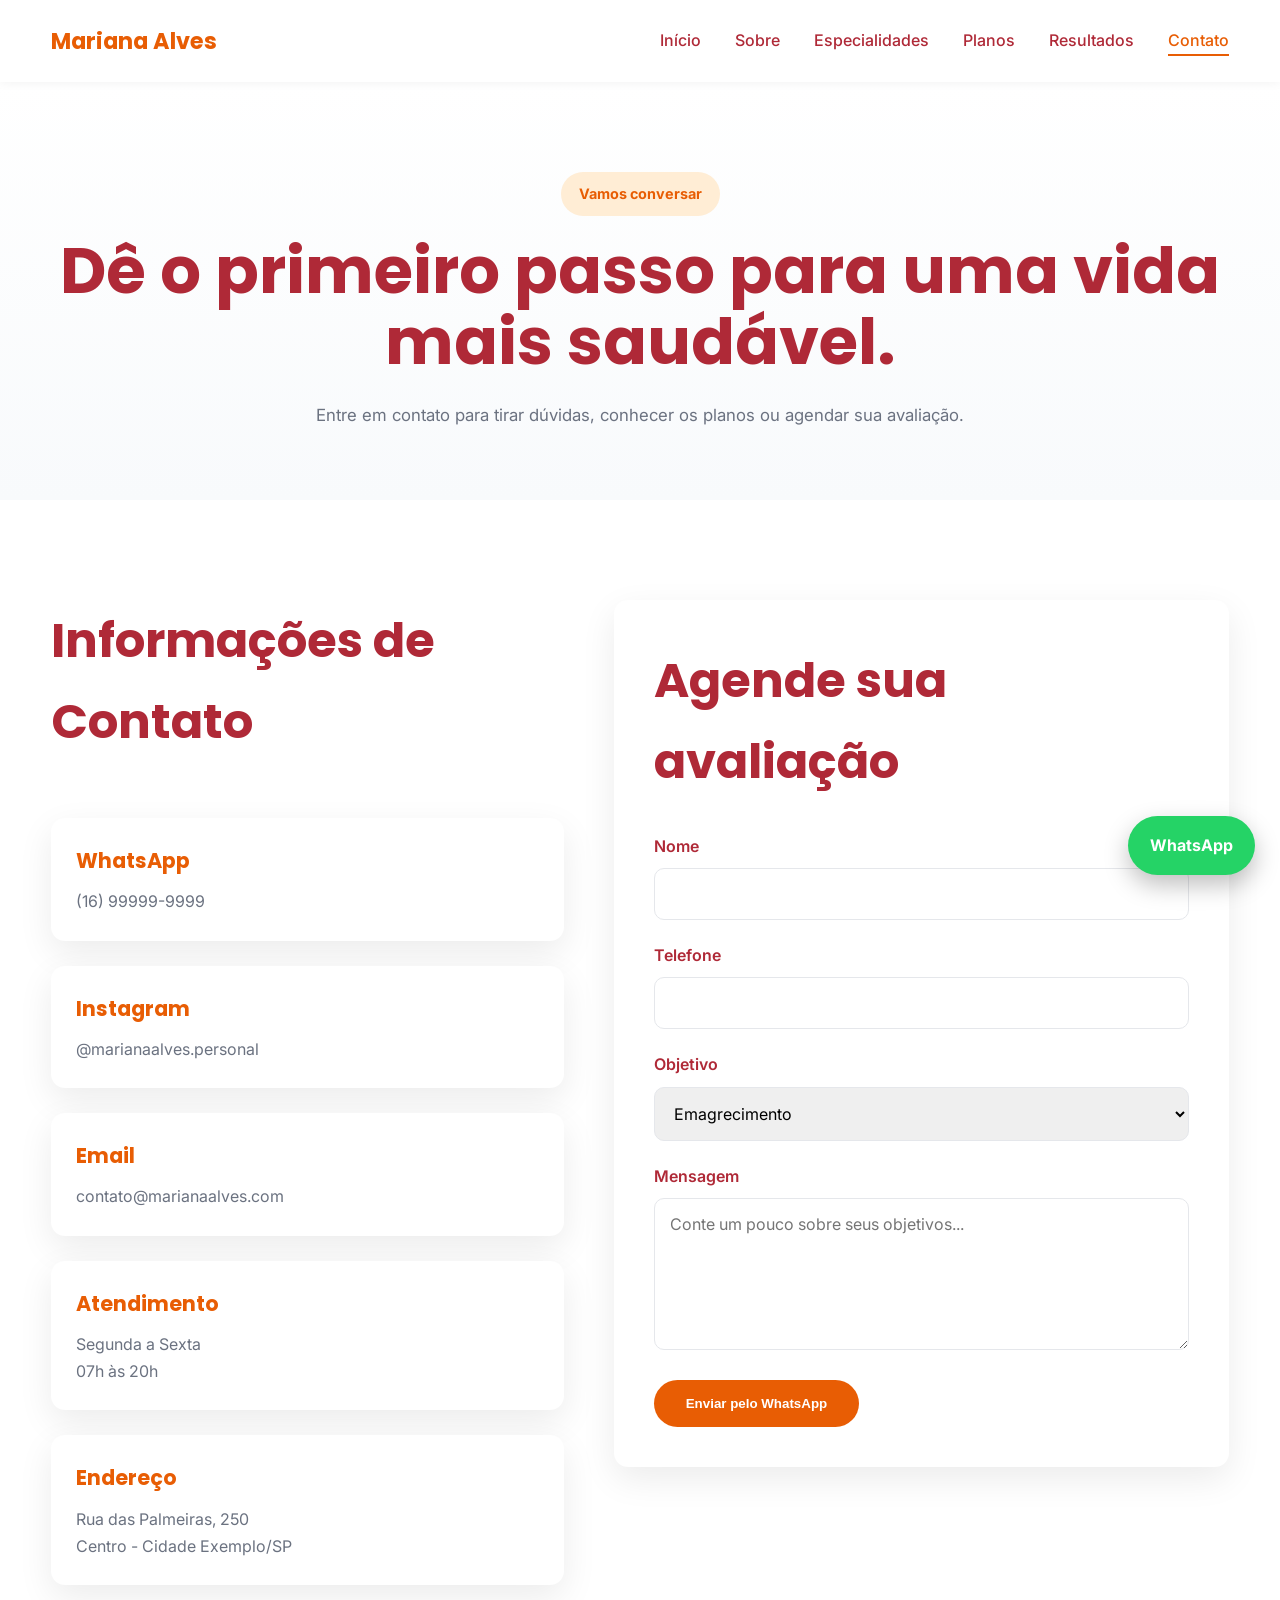
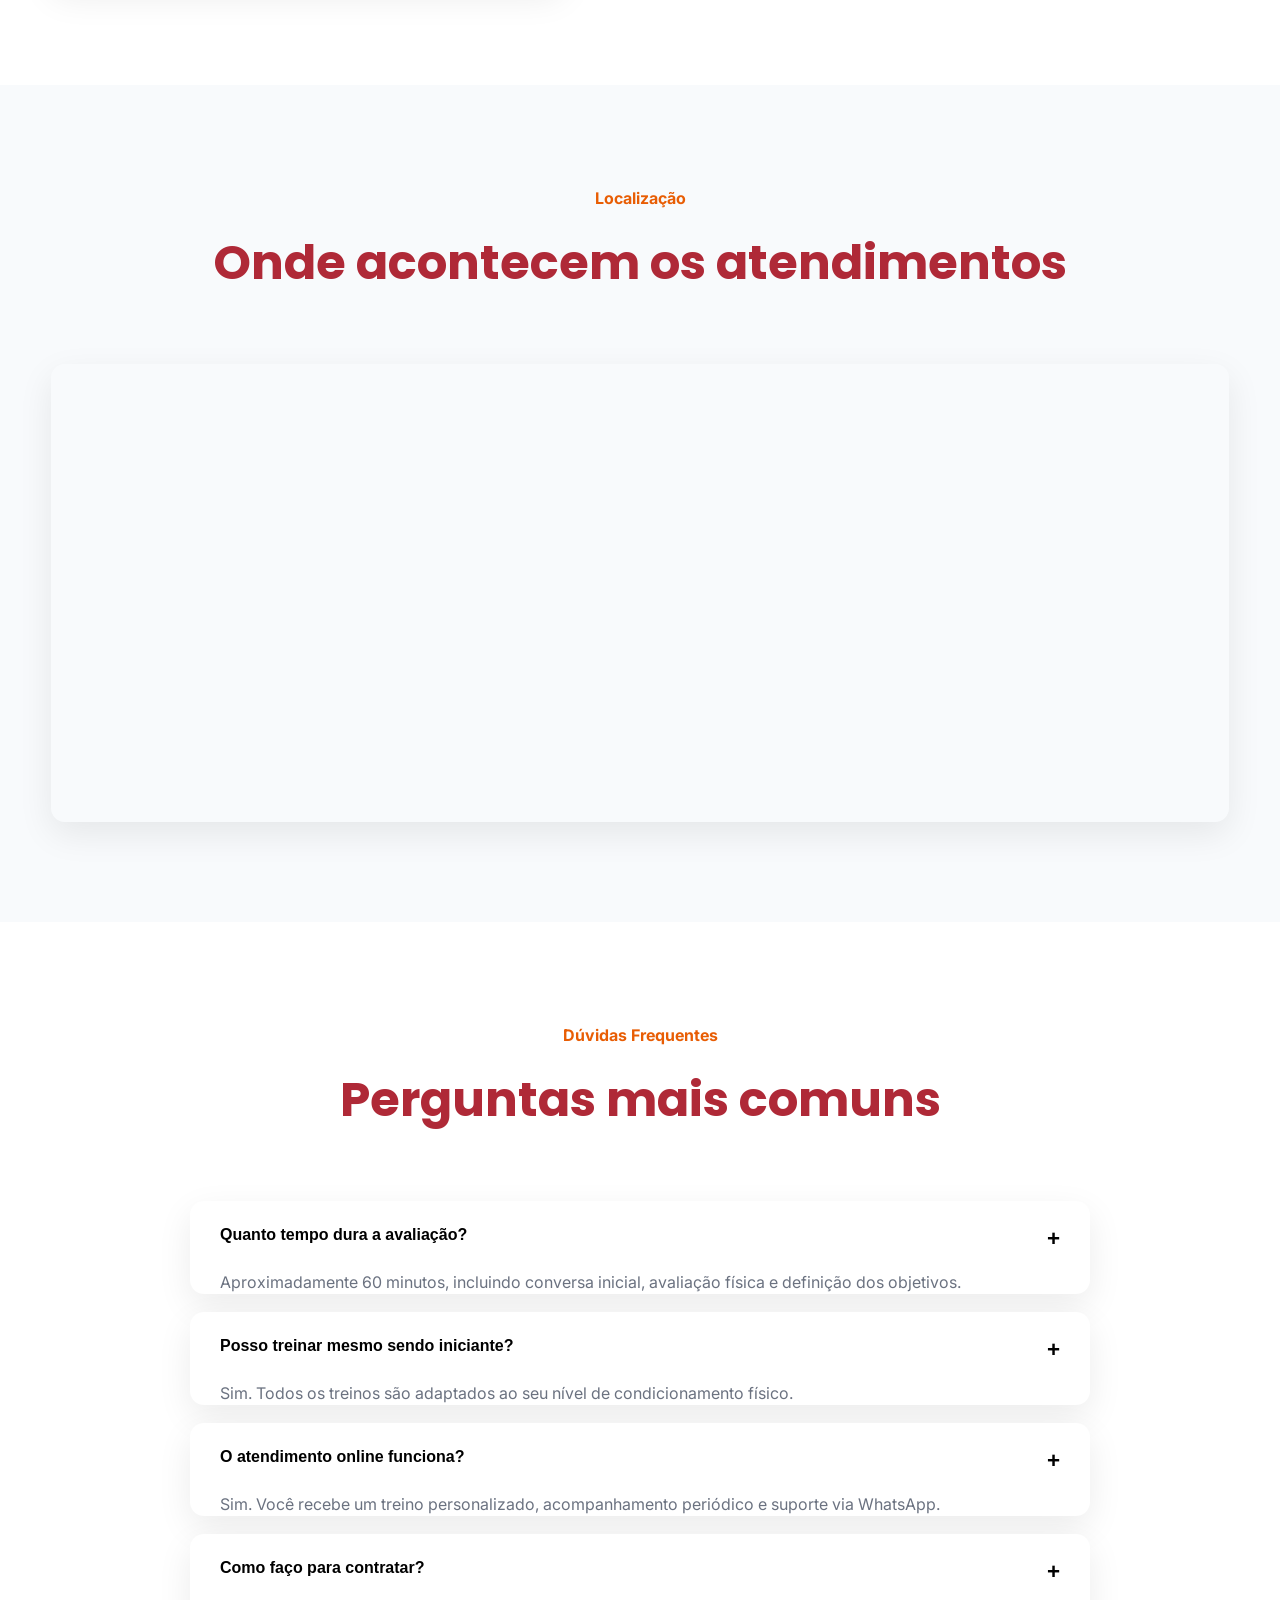
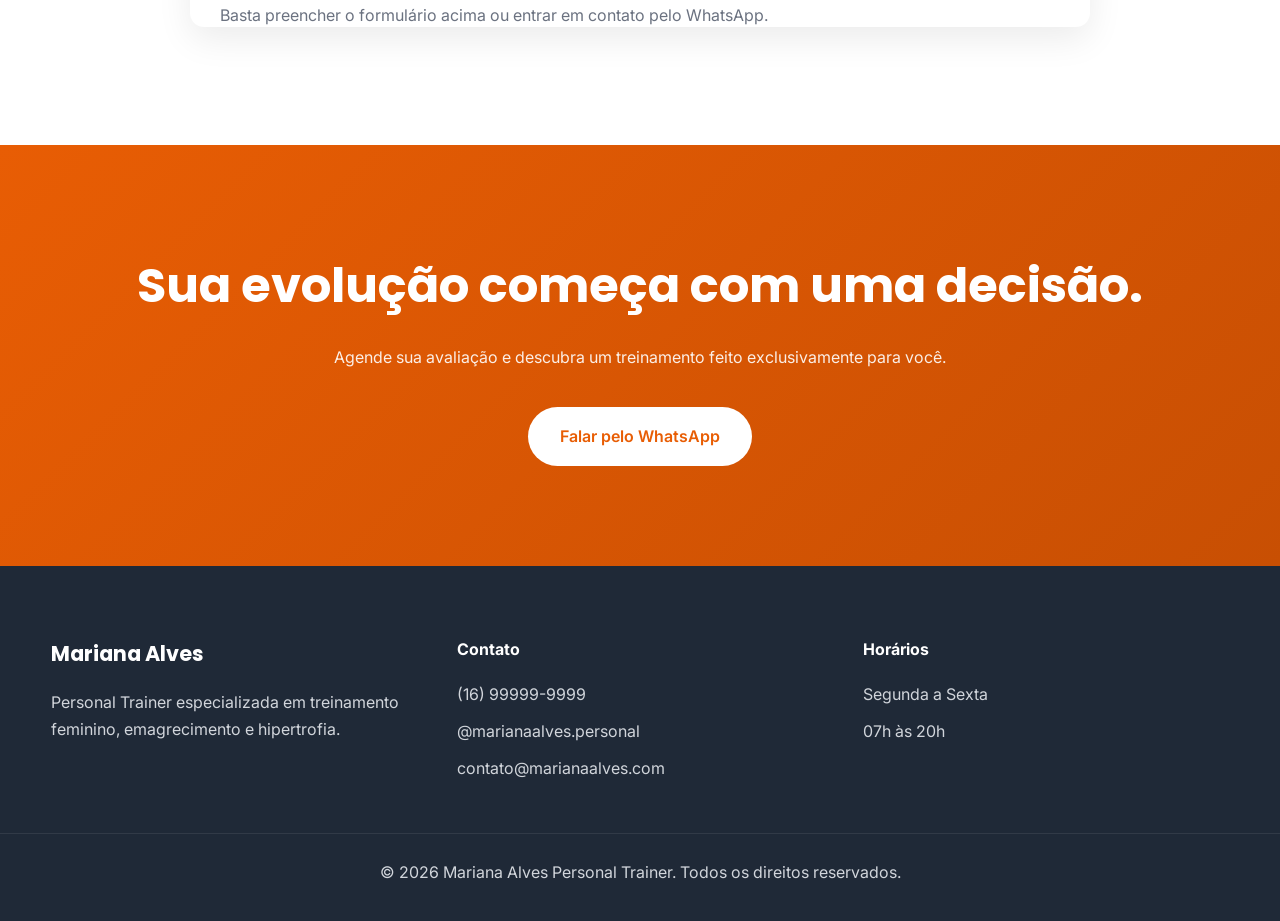
<file: contato.html>
<!DOCTYPE html>
<html lang="pt-BR">

<head>

    <meta charset="UTF-8">

    <meta
        name="viewport"
        content="width=device-width, initial-scale=1.0">

    <meta
        name="description"
        content="Entre em contato com a Personal Trainer Mariana Alves e agende sua avaliação personalizada.">

    <title>Contato | Mariana Alves Personal Trainer</title>

    <link rel="preconnect" href="https://fonts.googleapis.com">

    <link rel="preconnect" href="https://fonts.gstatic.com" crossorigin>

    <link
        href="https://fonts.googleapis.com/css2?family=Inter:wght@300;400;500;600;700;800&family=Poppins:wght@500;600;700&display=swap"
        rel="stylesheet">

    <link rel="stylesheet" href="css/reset.css">

    <link rel="stylesheet" href="css/style.css">

</head>

<body>

<header class="header">

    <div class="container">

        <a
            href="index.html"
            class="logo">

            Mariana Alves

        </a>

        <nav class="navbar">

            <ul>

                <li><a href="index.html">Início</a></li>

                <li><a href="sobre.html">Sobre</a></li>

                <li><a href="servicos.html">Especialidades</a></li>

                <li><a href="planos.html">Planos</a></li>

                <li><a href="depoimentos.html">Resultados</a></li>

                <li><a class="active" href="contato.html">Contato</a></li>

            </ul>

        </nav>

        <button
            id="menu-button"
            class="menu-button"
            aria-label="Abrir menu">

            ☰

        </button>

    </div>

</header>

<main>

<!-- ===========================
     HERO
=========================== -->

<section class="page-banner">

    <div class="container">

        <span class="tag">

            Vamos conversar

        </span>

        <h1>

            Dê o primeiro passo para uma vida mais saudável.

        </h1>

        <p>

            Entre em contato para tirar dúvidas, conhecer os planos ou agendar sua avaliação.

        </p>

    </div>

</section>

<!-- ===========================
     CONTATO
=========================== -->

<section class="contact">

    <div class="container contact-grid">

        <div class="contact-info">

            <h2>

                Informações de Contato

            </h2>

            <div class="contact-item">

                <h3>WhatsApp</h3>

                <p>(16) 99999-9999</p>

            </div>

            <div class="contact-item">

                <h3>Instagram</h3>

                <p>@marianaalves.personal</p>

            </div>

            <div class="contact-item">

                <h3>Email</h3>

                <p>contato@marianaalves.com</p>

            </div>

            <div class="contact-item">

                <h3>Atendimento</h3>

                <p>

                    Segunda a Sexta<br>

                    07h às 20h

                </p>

            </div>

            <div class="contact-item">

                <h3>Endereço</h3>

                <p>

                    Rua das Palmeiras, 250<br>

                    Centro - Cidade Exemplo/SP

                </p>

            </div>

        </div>

        <!-- FORMULÁRIO -->

        <div class="contact-form">

            <h2>

                Agende sua avaliação

            </h2>

            <form id="contactForm">

                <div class="form-group">

                    <label for="name">

                        Nome

                    </label>

                    <input
                        type="text"
                        id="name"
                        required>

                </div>

                <div class="form-group">

                    <label for="phone">

                        Telefone

                    </label>

                    <input
                        type="tel"
                        id="phone"
                        required>

                </div>

                <div class="form-group">

                    <label for="goal">

                        Objetivo

                    </label>

                    <select id="goal">

                        <option>Emagrecimento</option>

                        <option>Hipertrofia</option>

                        <option>Condicionamento Físico</option>

                        <option>Treino para Iniciantes</option>

                        <option>Consultoria Online</option>

                    </select>

                </div>

                <div class="form-group">

                    <label for="message">

                        Mensagem

                    </label>

                    <textarea
                        id="message"
                        rows="6"
                        placeholder="Conte um pouco sobre seus objetivos..."></textarea>

                </div>

                <button
                    type="submit"
                    class="btn btn-primary">

                    Enviar pelo WhatsApp

                </button>

            </form>

        </div>

    </div>

</section>

<!-- ===========================
     MAPA
=========================== -->

<section class="map">

    <div class="container">

        <div class="section-title">

            <span>Localização</span>

            <h2>Onde acontecem os atendimentos</h2>

        </div>

        <div class="map-wrapper">

            <iframe
                src="https://www.google.com/maps?q=São+Paulo,+SP&output=embed"
                loading="lazy"
                allowfullscreen
                referrerpolicy="no-referrer-when-downgrade">

            </iframe>

        </div>

    </div>

</section>

<!-- ===========================
     FAQ
=========================== -->

<section class="faq">

    <div class="container">

        <div class="section-title">

            <span>Dúvidas Frequentes</span>

            <h2>Perguntas mais comuns</h2>

        </div>

        <div class="faq-container">

            <article class="faq-item">

                <button class="faq-question">

                    Quanto tempo dura a avaliação?

                </button>

                <div class="faq-answer">

                    <p>

                        Aproximadamente 60 minutos, incluindo conversa inicial, avaliação física e definição dos objetivos.

                    </p>

                </div>

            </article>

            <article class="faq-item">

                <button class="faq-question">

                    Posso treinar mesmo sendo iniciante?

                </button>

                <div class="faq-answer">

                    <p>

                        Sim. Todos os treinos são adaptados ao seu nível de condicionamento físico.

                    </p>

                </div>

            </article>

            <article class="faq-item">

                <button class="faq-question">

                    O atendimento online funciona?

                </button>

                <div class="faq-answer">

                    <p>

                        Sim. Você recebe um treino personalizado, acompanhamento periódico e suporte via WhatsApp.

                    </p>

                </div>

            </article>

            <article class="faq-item">

                <button class="faq-question">

                    Como faço para contratar?

                </button>

                <div class="faq-answer">

                    <p>

                        Basta preencher o formulário acima ou entrar em contato pelo WhatsApp.

                    </p>

                </div>

            </article>

        </div>

    </div>

</section>

<!-- ===========================
     CTA
=========================== -->

<section class="cta">

    <div class="container">

        <h2>

            Sua evolução começa com uma decisão.

        </h2>

        <p>

            Agende sua avaliação e descubra um treinamento feito exclusivamente para você.

        </p>

        <a
            href="https://wa.me/5516999999999"
            class="btn btn-primary"
            target="_blank">

            Falar pelo WhatsApp

        </a>

    </div>

</section>

</main>

<!-- ===========================
     FOOTER
=========================== -->

<footer class="footer">

    <div class="container footer-content">

        <div>

            <h3>Mariana Alves</h3>

            <p>

                Personal Trainer especializada em treinamento feminino, emagrecimento e hipertrofia.

            </p>

        </div>

        <div>

            <h4>Contato</h4>

            <p>(16) 99999-9999</p>

            <p>@marianaalves.personal</p>

            <p>contato@marianaalves.com</p>

        </div>

        <div>

            <h4>Horários</h4>

            <p>Segunda a Sexta</p>

            <p>07h às 20h</p>

        </div>

    </div>

    <div class="copyright">

        <p>

            © 2026 Mariana Alves Personal Trainer.
            Todos os direitos reservados.

        </p>

    </div>

</footer>

<!-- ===========================
     BOTÃO WHATSAPP
=========================== -->

<a
    href="https://wa.me/5516999999999"
    class="whatsapp-button"
    target="_blank"
    aria-label="Conversar pelo WhatsApp">

    WhatsApp

</a>

<!-- ===========================
     VOLTAR AO TOPO
=========================== -->

<button
    id="backToTop"
    class="back-to-top"
    aria-label="Voltar ao topo">

    ↑

</button>

<script src="js/script.js"></script>

</body>
</html>
</file>
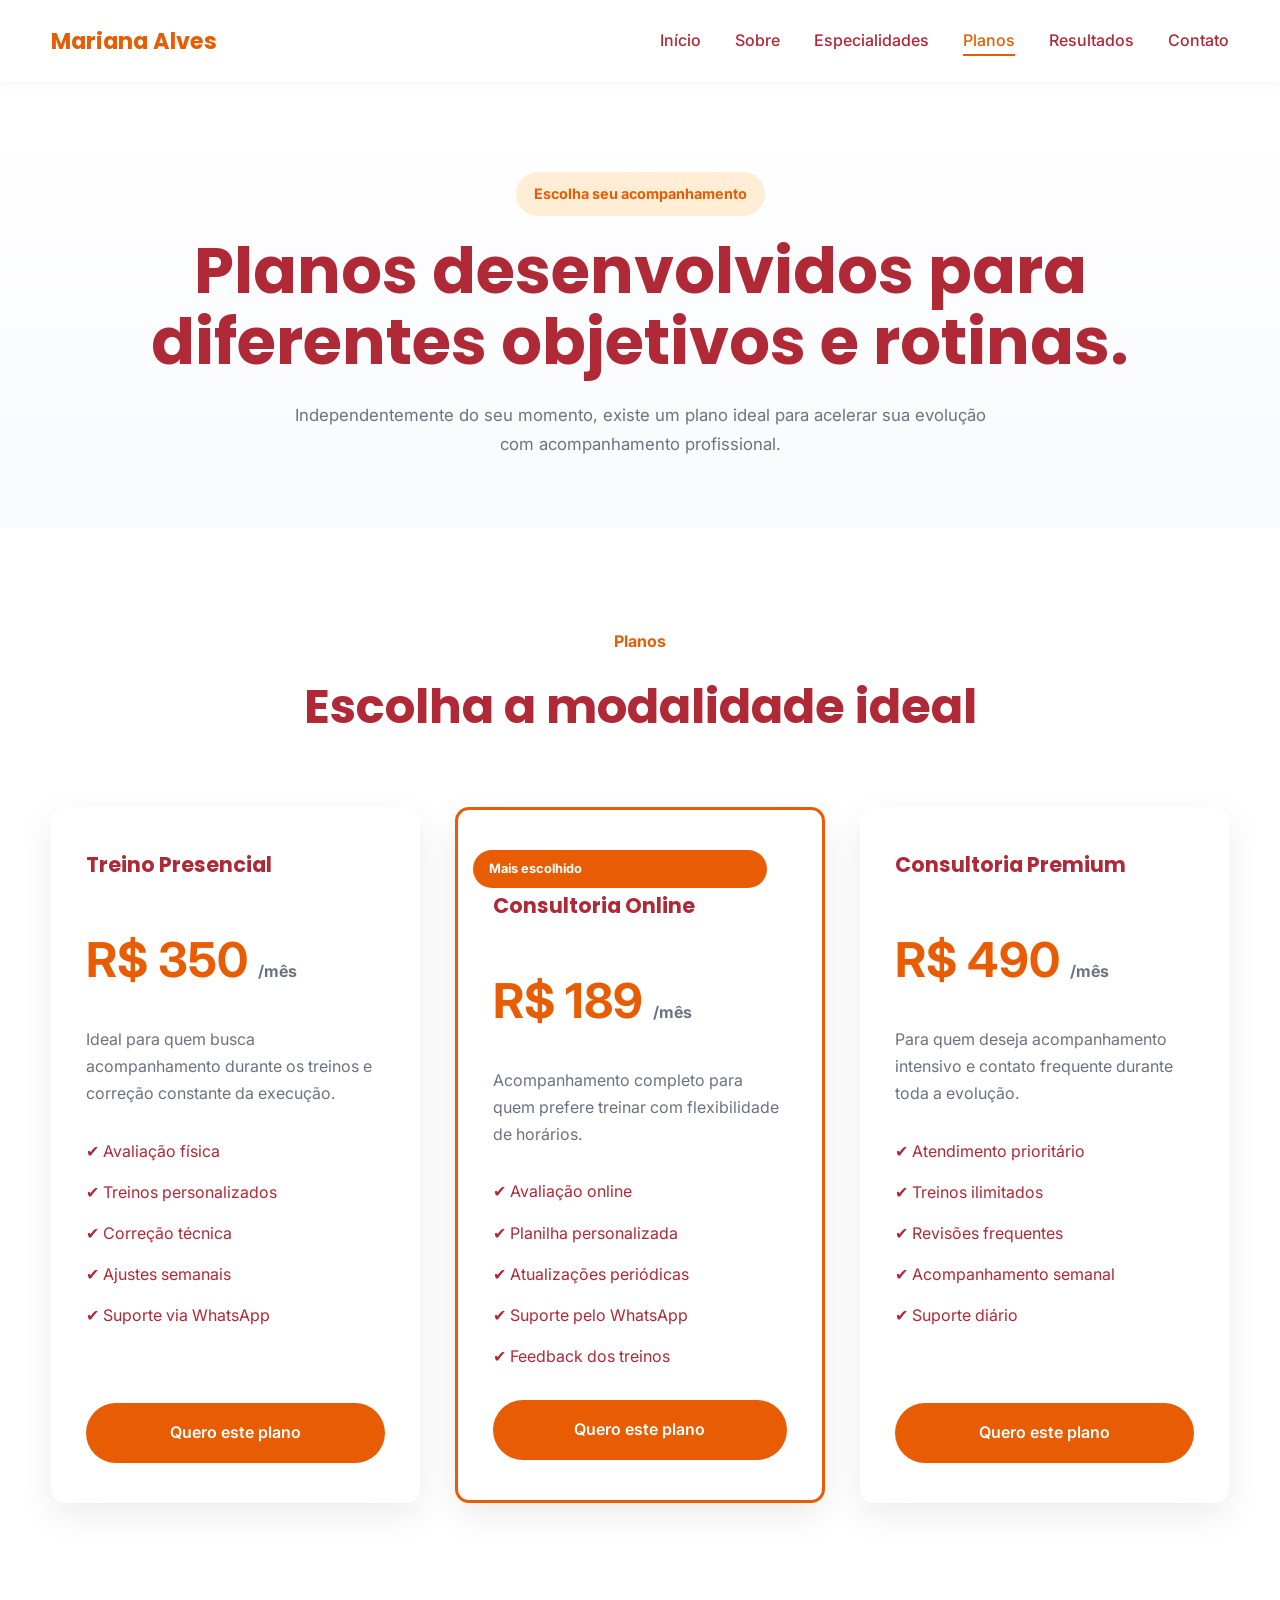
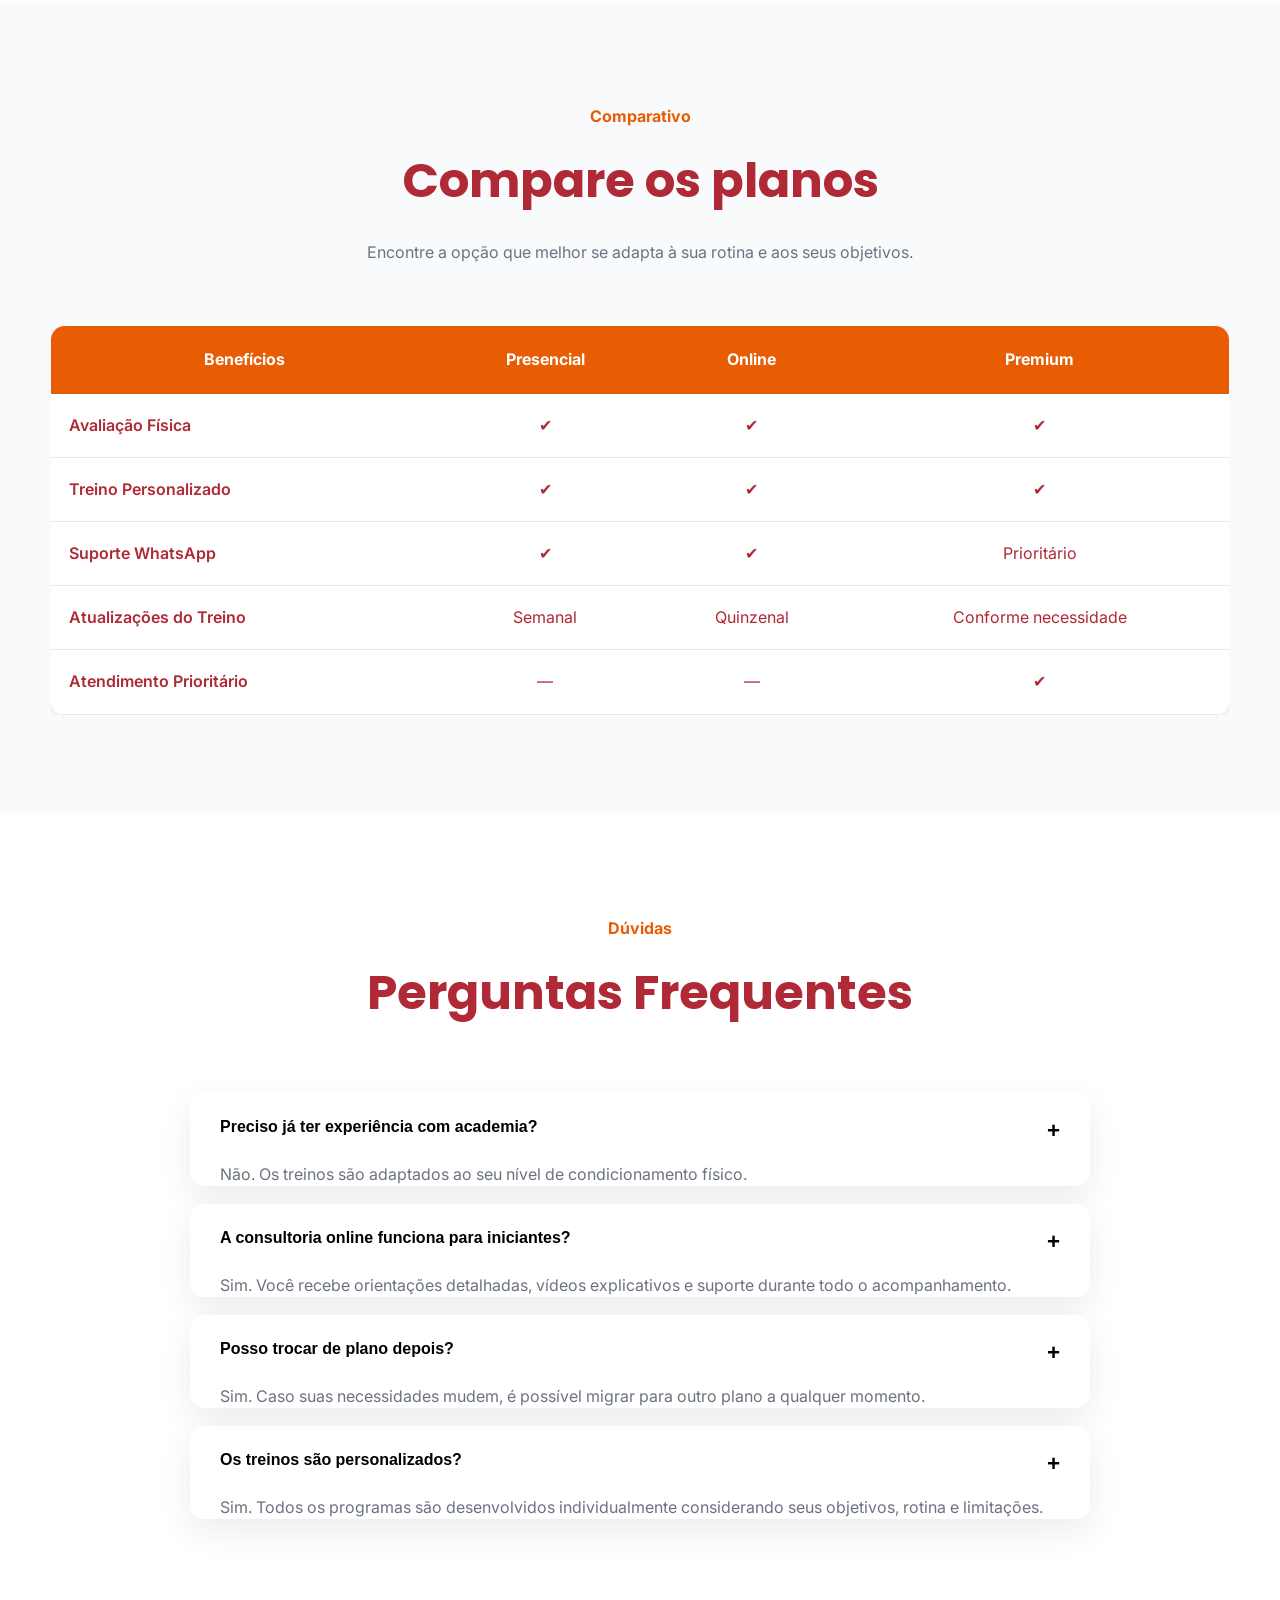
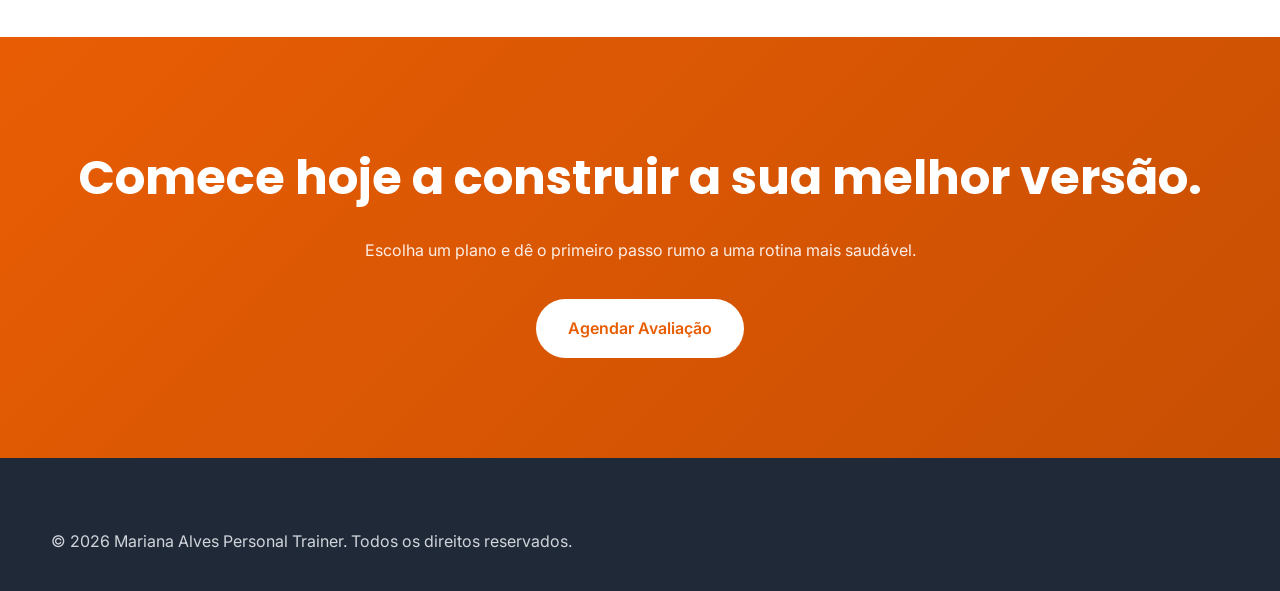
<file: planos.html>
<!DOCTYPE html>
<html lang="pt-BR">

<head>

    <meta charset="UTF-8">

    <meta
        name="viewport"
        content="width=device-width, initial-scale=1.0">

    <meta
        name="description"
        content="Conheça os planos de acompanhamento da Personal Trainer Mariana Alves e escolha a opção ideal para seus objetivos.">

    <title>Planos | Mariana Alves Personal Trainer</title>

    <link rel="preconnect" href="https://fonts.googleapis.com">

    <link rel="preconnect" href="https://fonts.gstatic.com" crossorigin>

    <link
        href="https://fonts.googleapis.com/css2?family=Inter:wght@300;400;500;600;700;800&family=Poppins:wght@500;600;700&display=swap"
        rel="stylesheet">

    <link
        rel="stylesheet"
        href="css/reset.css">

    <link
        rel="stylesheet"
        href="css/style.css">

</head>

<body>

<!-- ===========================
     HEADER
=========================== -->

<header class="header">

    <div class="container">

        <a
            href="index.html"
            class="logo">

            Mariana Alves

        </a>

        <nav class="navbar">

            <ul>

                <li><a href="index.html">Início</a></li>

                <li><a href="sobre.html">Sobre</a></li>

                <li><a href="servicos.html">Especialidades</a></li>

                <li><a class="active" href="planos.html">Planos</a></li>

                <li><a href="depoimentos.html">Resultados</a></li>

                <li><a href="contato.html">Contato</a></li>

            </ul>

        </nav>

        <button
            id="menu-button"
            class="menu-button"
            aria-label="Abrir menu">

            ☰

        </button>

    </div>

</header>

<main>

<!-- ===========================
     HERO
=========================== -->

<section class="page-banner">

    <div class="container">

        <span class="tag">

            Escolha seu acompanhamento

        </span>

        <h1>

            Planos desenvolvidos para diferentes objetivos e rotinas.

        </h1>

        <p>

            Independentemente do seu momento, existe um plano ideal para acelerar sua evolução com acompanhamento profissional.

        </p>

    </div>

</section>

<!-- ===========================
     PLANOS
=========================== -->

<section class="plans">

    <div class="container">

        <div class="section-title">

            <span>Planos</span>

            <h2>Escolha a modalidade ideal</h2>

        </div>

        <div class="plans-grid">

            <!-- PLANO -->

            <article class="plan-card">

                <h3>Treino Presencial</h3>

                <div class="price">

                    R$ 350
                    <small>/mês</small>

                </div>

                <p>

                    Ideal para quem busca acompanhamento durante os treinos e correção constante da execução.

                </p>

                <ul>

                    <li>✔ Avaliação física</li>

                    <li>✔ Treinos personalizados</li>

                    <li>✔ Correção técnica</li>

                    <li>✔ Ajustes semanais</li>

                    <li>✔ Suporte via WhatsApp</li>

                </ul>

                <a
                    href="contato.html"
                    class="btn btn-primary">

                    Quero este plano

                </a>

            </article>

            <!-- PLANO EM DESTAQUE -->

            <article class="plan-card featured">

                <span class="badge">

                    Mais escolhido

                </span>

                <h3>Consultoria Online</h3>

                <div class="price">

                    R$ 189
                    <small>/mês</small>

                </div>

                <p>

                    Acompanhamento completo para quem prefere treinar com flexibilidade de horários.

                </p>

                <ul>

                    <li>✔ Avaliação online</li>

                    <li>✔ Planilha personalizada</li>

                    <li>✔ Atualizações periódicas</li>

                    <li>✔ Suporte pelo WhatsApp</li>

                    <li>✔ Feedback dos treinos</li>

                </ul>

                <a
                    href="contato.html"
                    class="btn btn-primary">

                    Quero este plano

                </a>

            </article>

            <!-- PLANO -->

            <article class="plan-card">

                <h3>Consultoria Premium</h3>

                <div class="price">

                    R$ 490
                    <small>/mês</small>

                </div>

                <p>

                    Para quem deseja acompanhamento intensivo e contato frequente durante toda a evolução.

                </p>

                <ul>

                    <li>✔ Atendimento prioritário</li>

                    <li>✔ Treinos ilimitados</li>

                    <li>✔ Revisões frequentes</li>

                    <li>✔ Acompanhamento semanal</li>

                    <li>✔ Suporte diário</li>

                </ul>

                <a
                    href="contato.html"
                    class="btn btn-primary">

                    Quero este plano

                </a>

            </article>

        </div>

    </div>

</section>

<!-- ===========================
     COMPARATIVO
=========================== -->

<section class="comparison">

    <div class="container">

        <div class="section-title">

            <span>Comparativo</span>

            <h2>Compare os planos</h2>

            <p>
                Encontre a opção que melhor se adapta à sua rotina e aos seus objetivos.
            </p>

        </div>

        <div class="table-wrapper">

            <table class="comparison-table">

                <thead>

                    <tr>

                        <th>Benefícios</th>
                        <th>Presencial</th>
                        <th>Online</th>
                        <th>Premium</th>

                    </tr>

                </thead>

                <tbody>

                    <tr>

                        <td>Avaliação Física</td>
                        <td>✔</td>
                        <td>✔</td>
                        <td>✔</td>

                    </tr>

                    <tr>

                        <td>Treino Personalizado</td>
                        <td>✔</td>
                        <td>✔</td>
                        <td>✔</td>

                    </tr>

                    <tr>

                        <td>Suporte WhatsApp</td>
                        <td>✔</td>
                        <td>✔</td>
                        <td>Prioritário</td>

                    </tr>

                    <tr>

                        <td>Atualizações do Treino</td>
                        <td>Semanal</td>
                        <td>Quinzenal</td>
                        <td>Conforme necessidade</td>

                    </tr>

                    <tr>

                        <td>Atendimento Prioritário</td>
                        <td>—</td>
                        <td>—</td>
                        <td>✔</td>

                    </tr>

                </tbody>

            </table>

        </div>

    </div>

</section>

<!-- ===========================
     FAQ
=========================== -->

<section class="faq">

    <div class="container">

        <div class="section-title">

            <span>Dúvidas</span>

            <h2>Perguntas Frequentes</h2>

        </div>

        <div class="faq-container">

            <article class="faq-item">

                <button class="faq-question">

                    Preciso já ter experiência com academia?

                </button>

                <div class="faq-answer">

                    <p>

                        Não. Os treinos são adaptados ao seu nível de condicionamento físico.

                    </p>

                </div>

            </article>

            <article class="faq-item">

                <button class="faq-question">

                    A consultoria online funciona para iniciantes?

                </button>

                <div class="faq-answer">

                    <p>

                        Sim. Você recebe orientações detalhadas, vídeos explicativos e suporte durante todo o acompanhamento.

                    </p>

                </div>

            </article>

            <article class="faq-item">

                <button class="faq-question">

                    Posso trocar de plano depois?

                </button>

                <div class="faq-answer">

                    <p>

                        Sim. Caso suas necessidades mudem, é possível migrar para outro plano a qualquer momento.

                    </p>

                </div>

            </article>

            <article class="faq-item">

                <button class="faq-question">

                    Os treinos são personalizados?

                </button>

                <div class="faq-answer">

                    <p>

                        Sim. Todos os programas são desenvolvidos individualmente considerando seus objetivos, rotina e limitações.

                    </p>

                </div>

            </article>

        </div>

    </div>

</section>

<!-- ===========================
     CTA
=========================== -->

<section class="cta">

    <div class="container">

        <h2>

            Comece hoje a construir a sua melhor versão.

        </h2>

        <p>

            Escolha um plano e dê o primeiro passo rumo a uma rotina mais saudável.

        </p>

        <a
            href="contato.html"
            class="btn btn-primary">

            Agendar Avaliação

        </a>

    </div>

</section>

</main>

<!-- ===========================
     FOOTER
=========================== -->

<footer class="footer">

    <div class="container">

        <p>

            © 2026 Mariana Alves Personal Trainer.
            Todos os direitos reservados.

        </p>

    </div>

</footer>

<script src="js/script.js"></script>

</body>
</html>
</file>
<file: css/style.css>
/* style.css -- sempre comece assim */
:root {
    /* Cores */
    --primary: #e85d04;
    --primary-dark: #c84f03;
    --secondary: #1f2937;
    --accent: #ffedd5;
    --background: #ffffff;
    --background-light: #f8fafc;
    --text: #af2937;
    --text-light: #6b7280;
    --border: #e5e7eb;
    --success: #22c55e;
    /* Tipografia */

    /* Espaçamento */

    /* Outros */
    --shadow: 0 12px 35px rgba(0, 0, 0, .08);
    --radius: 14px;
    --transition: .3s ease;
    --container: 1180px;
}

/* BASE */

body {
    font-family: 'Inter', sans-serif;
    background: var(--background);
    color: var(--text);
    line-height: 1.7;
}

html {
    scroll-behavior: smooth;
}

img {
    display: block;
    width: 100%;
    height: auto;
    border-radius: var(--radius);
}

a {
    color: inherit;
    text-decoration: none;
}

.container {
    width: min(92%, var(--container));
    margin: auto;
}

/* TIPOGRAFIA */

h1, h2, h3, .logo {
    font-family: 'Poppins', sans-serif;
}

h1 {
    font-size: clamp(2.5rem, 5vw, 4.4rem);
    line-height: 1.1;
    margin-bottom: 24px;
}

h2 {
    font-size: clamp(2rem, 4vw, 3rem);
    margin-bottom: 18px;
}

h3 {
    font-size: 1.3rem;
    margin-bottom: 12px;
}

p {
    color: var(--text-light);
}

/* TAG */

.tag {
    display: inline-flex;
    align-items: center;
    gap: 8px;
    background: var(--accent);
    color: var(--primary);
    padding: 10px 18px;
    border-radius: 999px;
    font-weight: 700;
    font-size: .9rem;
    margin-bottom: 20px;
}

/* BOTÕES */

.btn {
    display: inline-flex;
    align-items: center;
    justify-content: center;
    padding: 16px 32px;
    border-radius: 999px;
    font-weight: 600;
    transition: var(--transition);
    cursor: pointer;
}

.btn-primary {
    background: var(--primary);
    color: #fff;
}

.btn-primary:hover {
    background: var(--primary-dark);
    transform: translateY(-3px);
}

.btn-secondary {
    border: 2px solid var(--primary);
}

.btn-secondary:hover {
    background: var(--primary);
    color: #fff;
}

/* HEADER */

.header {
    position: sticky;
    top: 0;
    z-index: 1000;
    background: #ffffffee;
    backdrop-filter: blur(10px);
    box-shadow: 0 1px 10px rgba(0, 0, 0, .05);
}

.header .container {
    display: flex;
    justify-content: space-between;
    align-items: center;
    min-height: 82px;
}

.logo {
    font-size: 1.4rem;
    font-weight: 700;
    color: var(--primary);
}

/* MENU */

.navbar ul {
    display: flex;
    gap: 34px;
}

.navbar a {
    position: relative;
    font-weight: 500;
    transition: .25s;
}

.navbar a:hover, .navbar .active {
    color: var(--primary);
}

.navbar a::after {
    content: "";
    position: absolute;
    left: 0;
    bottom: -6px;
    width: 0;
    height: 2px;
    background: var(--primary);
    transition: .3s;
}

.navbar a:hover::after, .navbar .active::after {
    width: 100%;
}

.menu-button {
    display: none;
}

/* HERO */

.hero {
    padding: 90px 0;
}

.hero-container {
    display: grid;
    grid-template-columns: 1.1fr .9fr;
    gap: 70px;
    align-items: center;
}

.hero-text p {
    font-size: 1.08rem;
    margin-bottom: 36px;
}

.hero-buttons {
    display: flex;
    gap: 18px;
    flex-wrap: wrap;
}

.hero-image img {
    min-height: 560px;
    object-fit: cover;
    box-shadow: var(--shadow);
}

/* BANNER INTERNO */

.page-banner {
    padding: 90px 0 70px;
    text-align: center;
    background: linear-gradient(180deg, #fff, #f8fafc);
}

.page-banner p {
    max-width: 720px;
    margin: 20px auto 0;
    font-size: 1.05rem;
}

/* TÍTULOS DAS SEÇÕES */

.section-title {
    text-align: center;
    margin-bottom: 60px;
}

.section-title span {
    color: var(--primary);
    font-weight: 700;
    display: block;
    margin-bottom: 10px;
}

/* ESTATÍSTICAS */

.stats {
    padding: 90px 0;
    background: var(--background-light);
}

.stats-grid {
    display: grid;
    grid-template-columns: repeat(auto-fit, minmax(220px, 1fr));
    gap: 30px;
}

.stats-grid article {
    background: #fff;
    border-radius: var(--radius);
    padding: 40px 30px;
    text-align: center;
    box-shadow: var(--shadow);
    transition: var(--transition);
}

.stats-grid article:hover {
    transform: translateY(-8px);
}

.stats-grid h2 {
    color: var(--primary);
    font-size: 2.8rem;
    margin-bottom: 10px;
}

.stats-grid p {
    font-size: 1rem;
}

/* SOBRE */

.about {
    padding: 100px 0;
}

.about-grid {
    display: grid;
    grid-template-columns: 1fr 1fr;
    gap: 70px;
    align-items: center;
}

.about-image img {
    height: 650px;
    object-fit: cover;
    box-shadow: var(--shadow);
}

.about-content h2 {
    margin-bottom: 25px;
}

.about-content p {
    margin-bottom: 20px;
    font-size: 1.05rem;
}

/* METODOLOGIA */

.mission {
    padding: 100px 0;
    background: var(--background-light);
}

.mission-grid {
    display: grid;
    grid-template-columns: repeat(auto-fit, minmax(250px, 1fr));
    gap: 30px;
}

.mission-grid article {
    background: #fff;
    padding: 35px;
    border-radius: var(--radius);
    box-shadow: var(--shadow);
    border-top: 5px solid var(--primary);
    transition: var(--transition);
}

.mission-grid article:hover {
    transform: translateY(-8px);
}

.mission-grid h3 {
    color: var(--primary);
    margin-bottom: 14px;
}

/* CARDS GENÉRICOS */

.cards-grid {
    display: grid;
    grid-template-columns: repeat(auto-fit, minmax(250px, 1fr));
    gap: 30px;
}

.info-card {
    background: #fff;
    border-radius: var(--radius);
    padding: 35px;
    box-shadow: var(--shadow);
    transition: var(--transition);
}

.info-card:hover {
    transform: translateY(-8px);
}

.info-card h3 {
    color: var(--primary);
    margin-bottom: 18px;
}

.info-card p {
    line-height: 1.8;
}

/* ESPECIALIDADES */

.services {
    padding: 100px 0;
}

.services-grid {
    display: grid;
    grid-template-columns: repeat(auto-fit, minmax(330px, 1fr));
    gap: 35px;
}

.service-card {
    overflow: hidden;
    background: #fff;
    border-radius: var(--radius);
    box-shadow: var(--shadow);
    transition: var(--transition);
}

.service-card:hover {
    transform: translateY(-10px);
}

.service-card img {
    height: 240px;
    object-fit: cover;
}

.service-content {
    padding: 30px;
}

.service-content h3 {
    color: var(--primary);
    margin-bottom: 16px;
}

.service-content p {
    margin-bottom: 22px;
}

.service-content ul {
    display: flex;
    flex-direction: column;
    gap: 12px;
}

.service-content li {
    color: var(--text);
}

/* TIMELINE */

.timeline {
    padding: 100px 0;
    background: var(--background-light);
}

.timeline-grid {
    display: grid;
    grid-template-columns: repeat(auto-fit, minmax(220px, 1fr));
    gap: 35px;
}

.timeline-grid article {
    background: #fff;
    padding: 35px;
    border-radius: var(--radius);
    text-align: center;
    box-shadow: var(--shadow);
    position: relative;
}

.timeline-grid span {
    width: 60px;
    height: 60px;
    margin: 0 auto 20px;
    display: flex;
    align-items: center;
    justify-content: center;
    background: var(--primary);
    color: #fff;
    font-weight: 700;
    font-size: 1.3rem;
    border-radius: 50%;
}

.timeline-grid h3 {
    margin-bottom: 15px;
}

/* CTA */

.cta {
    padding: 100px 0;
    text-align: center;
    background: linear-gradient(135deg, var(--primary), var(--primary-dark));
    color: #fff;
}

.cta h2 {
    color: #fff;
    margin-bottom: 18px;
}

.cta p {
    color: rgba(255, 255, 255, .9);
    max-width: 650px;
    margin: 0 auto 35px;
}

.cta .btn-primary {
    background: #fff;
    color: var(--primary);
}

.cta .btn-primary:hover {
    background: #f3f4f6;
}

/* PLANOS */

.plans {
    padding: 100px 0;
}

.plans-grid {
    display: grid;
    grid-template-columns: repeat(auto-fit, minmax(320px, 1fr));
    gap: 35px;
    align-items: stretch;
}

.plan-card {
    background: #fff;
    border-radius: var(--radius);
    padding: 40px 35px;
    box-shadow: var(--shadow);
    position: relative;
    transition: var(--transition);
    display: flex;
    flex-direction: column;
}

.plan-card:hover {
    transform: translateY(-10px);
}

.plan-card.featured {
    border: 3px solid var(--primary);
    transform: scale(1.03);
}

.plan-card.featured:hover {
    transform: scale(1.03), translateY(-10px);
}

.badge {
    position: relative;
    right: 20px;
    background: var(--primary);
    color: #fff;
    padding: 8px 16px;
    border-radius: 999px;
    font-size: .8rem;
    font-weight: 700;
}

.price {
    font-size: 3rem;
    font-weight: 700;
    color: var(--primary);
    margin: 25px 0;
}

.price small {
    font-size: 1rem;
    color: var(--text-light);
}

.plan-card ul {
    margin: 30px 0;
    display: flex;
    flex-direction: column;
    gap: 14px;
    flex: 1;
}

.plan-card li {
    color: var(--text);
}

/* TABELA COMPARATIVA */

.comparison {
    padding: 100px 0;
    background: var(--background-light);
}

.table-wrapper {
    overflow-x: auto;
}

.comparison-table {
    width: 100%;
    border-collapse: collapse;
    background: #fff;
    border-radius: var(--radius);
    overflow: hidden;
    box-shadow: var(--shadow);
}

.comparison-table th {
    background: var(--primary);
    color: #fff;
    padding: 20px;
}

.comparison-table td {
    padding: 18px;
    border-bottom: 1px solid var(--border);
    text-align: center;
}

.comparison-table td:first-child {
    text-align: left;
    font-weight: 600;
}

.results {
    padding: 100px 0;
}

.results-grid {
    display: grid;
    grid-template-columns: repeat(auto-fit, minmax(320px, 1fr));
    gap: 35px;
}

.result-card {
    overflow: hidden;
    border-radius: var(--radius);
    background: #fff;
    box-shadow: var(--shadow);
    transition: var(--transition);
}

.result-card:hover {
    transform: translateY(-10px);
}

.result-card img {
    height: 260px;
    object-fit: cover;
}

.result-content {
    padding: 30px;
}

.result-content h3 {
    color: var(--primary);
    margin-bottom: 14px;
}

/* DEPOIMENTOS */

.testimonials {
    padding: 100px 0;
    background: var(--background-light);
}

.testimonial-carousel {
    position: relative;
    overflow: hidden;
    max-width: 850px;
    margin: auto;
}

.testimonial-slide {
    display: none;
    background: #fff;
    padding: 50px;
    border-radius: var(--radius);
    text-align: center;
    box-shadow: var(--shadow);
}

.testimonial-slide.active {
    display: block;
}

.testimonial-slide p {
    font-size: 1.1rem;
    line-height: 1.9;
    margin-bottom: 25px;
    font-style: italic;
}

.testimonial-slide h3 {
    color: var(--primary);
    margin-bottom: 8px;
}

.carousel-controls {
    display: flex;
    justify-content: center;
    gap: 20px;
    margin-top: 40px;
}

.carousel-btn {
    width: 52px;
    height: 52px;
    border: none;
    border-radius: 50%;
    background: var(--primary);
    color: #fff;
    cursor: pointer;
    transition: var(--transition);
    font-size: 1.2rem;
}

.carousel-btn:hover {
    background: var(--primary-dark);
    transform: scale(1.08);
}

/* FAQ */

.faq {
    padding: 100px;
}

.faq-container {
    max-width: 900px;
    margin: auto;
}

.faq-item {
    background: #fff;
    border-radius: var(--radius);
    margin-bottom: 18px;
    overflow: hidden;
    box-shadow: var(--shadow);
}

.faq-question {
    width: 100%;
    background: none;
    border: none;
    padding: 25px 30px;
    text-align: left;
    font-size: 1rem;
    font-weight: 600;
    cursor: pointer;
    position: relative;
}

.faq-question::after {
    content: "+";
    position: absolute;
    right: 30px;
    font-size: 1.4rem;
    transition: .3s;
}

.faq-question.active .faq-question::after {
    transform: rotate(45deg);
}

.faq-answer {
    max-height: 0;
    overflow: hidden;
    transition: max-height .35s ease;
}

.faq-answer {
    padding: 0 30px 25px;
}

/* CONTATO */

.contact {
    padding: 100px 0;
}

.contact-grid {
    display: grid;
    grid-template-columns: 1fr 1.2fr;
    gap: 50px;
    align-items: start;
}

.contact-info {
    display: flex;
    flex-direction: column;
    gap: 25px;
}

.contact-item {
    background: #fff;
    padding: 25px;
    border-radius: var(--radius);
    box-shadow: var(--shadow);
}

.contact-item h3 {
    color: var(--primary);
    margin-bottom: 10px;
}

.contact-form {
    background: #fff;
    padding: 40px;
    border-radius: var(--radius);
    box-shadow: var(--shadow);
}

.contact h2 {
    margin-bottom: 30px;
}

.form-group {
    margin-bottom: 22px;
}

.form-group label {
    display: block;
    margin-bottom: 8px;
    font-weight: 600;
}

.form-group input, .form-group select, .form-group textarea {
    width: 100%;
    padding: 15px;
    border: 1px solid var(--border);
    border-radius: 10px;
    font-family: inherit;
    font-size: 1rem;
    transition: var(--transition);
}

.form-group textarea {
    resize: vertical;
    min-height: 150px;
}

.form-group input:focus, .form-group select:focus, .form-group textarea:focus {
    outline: none;
    border-color: var(--primary);
    box-shadow: 0 0 0 3px rgba(232, 93, 4, .15);
}

/* MAPA */

.map {
    padding: 100px 0;
    background: var(--background-light);
}

.map-wrapper {
    overflow: hidden;
    border-radius: var(--radius);
    box-shadow: var(--shadow);
}

.map-wrapper iframe {
    width: 100%;
    height: 450px;
    border: 0;
}

/* FOOTER */

.footer {
    background: var(--secondary);
    color: #fff;
    padding: 70px 0 25px;
}

.footer-content {
    display: grid;
    grid-template-columns: repeat(auto-fit, minmax(220px, 1fr));
    gap: 40px;
    margin-bottom: 40px;
}

.footer h3, .footer h4 {
    margin-bottom: 18px;
    color: #fff;
}

.footer p {
    color: #d1d5db;
    margin-bottom: 10px;
}

.copyright {
    border-top: 1px solid rgba(255, 255, 255, .08);
    text-align: center;
    padding-top: 25px;
}

/* BOTÃO DO WHATSAPP */

.whatsapp-button {
    position: fixed;
    right: 25px;
    bottom: 25px;
    background: #25d366;
    color: #fff;
    padding: 16px 22px;
    border-radius: 999px;
    font-weight: 700;
    box-shadow: 0 10px 25px rgba(0, 0, 0, .25);
    transition: var(--transition);
    z-index: 999;
}

.whatsapp-button:hover {
    transform: translateY(-5px);
}

/* VOLTAR AO TOPO */

.back-to-top {
    position: fixed;
    right: 25px;
    bottom: 95px;
    width: 52px;
    height: 52px;
    border: none;
    border-radius: 50%;
    background: var(--primary);
    color: #fff;
    cursor: pointer;
    display: none;
    box-shadow: var(--shadow);
    transition: var(--transition);
    z-index: 998;
}

.back-to-top.show {
    display: block;
}

.back-to-top:hover {
    background: var(--primary-dark);
}

/* =====================================================
   ANIMAÇÕES
===================================================== */

.fade-up{

    opacity:0;

    transform:translateY(40px);

    transition:all .7s ease;

}

.fade-up.visible{

    opacity:1;

    transform:translateY(0);

}

/* =====================================================
   RESPONSIVIDADE
===================================================== */

@media (max-width:992px){

    .hero-container,
    .about-grid,
    .contact-grid{

        grid-template-columns:1fr;

    }

    .hero{

        padding:70px 0;

    }

    .hero-image{

        order:-1;

    }

    .hero-image img{

        min-height:380px;

    }

}

@media (max-width:768px){

    .menu-button{

        display:block;

        background:none;

        border:none;

        font-size:2rem;

        cursor:pointer;

        color:var(--primary);

    }

    .navbar{

        position:absolute;

        top:82px;

        left:0;

        width:100%;

        background:#fff;

        box-shadow:0 10px 25px rgba(0,0,0,.08);

        display:none;

    }

    .navbar.active{

        display:block;

    }

    .navbar ul{

        flex-direction:column;

        gap:0;

    }

    .navbar li{

        border-bottom:1px solid var(--border);

    }

    .navbar a{

        display:block;

        padding:18px 25px;

    }

    .hero-buttons{

        flex-direction:column;

    }

    .btn{

        width:100%;

    }

    .contact-form{

        padding:30px 25px;

    }

    .testimonial-slide{

        padding:35px 25px;

    }

    .price{

        font-size:2.4rem;

    }

}

@media (max-width:480px){

    h1{

        font-size:2.2rem;

    }

    h2{

        font-size:1.8rem;

    }

    .stats-grid,
    .services-grid,
    .plans-grid,
    .results-grid,
    .cards-grid,
    .mission-grid,
    .timeline-grid{

        grid-template-columns:1fr;

    }

    .whatsapp-button{

        right:15px;

        bottom:15px;

        padding:14px 18px;

    }

    .back-to-top{

        right:15px;

        bottom:80px;

    }

}
</file>
